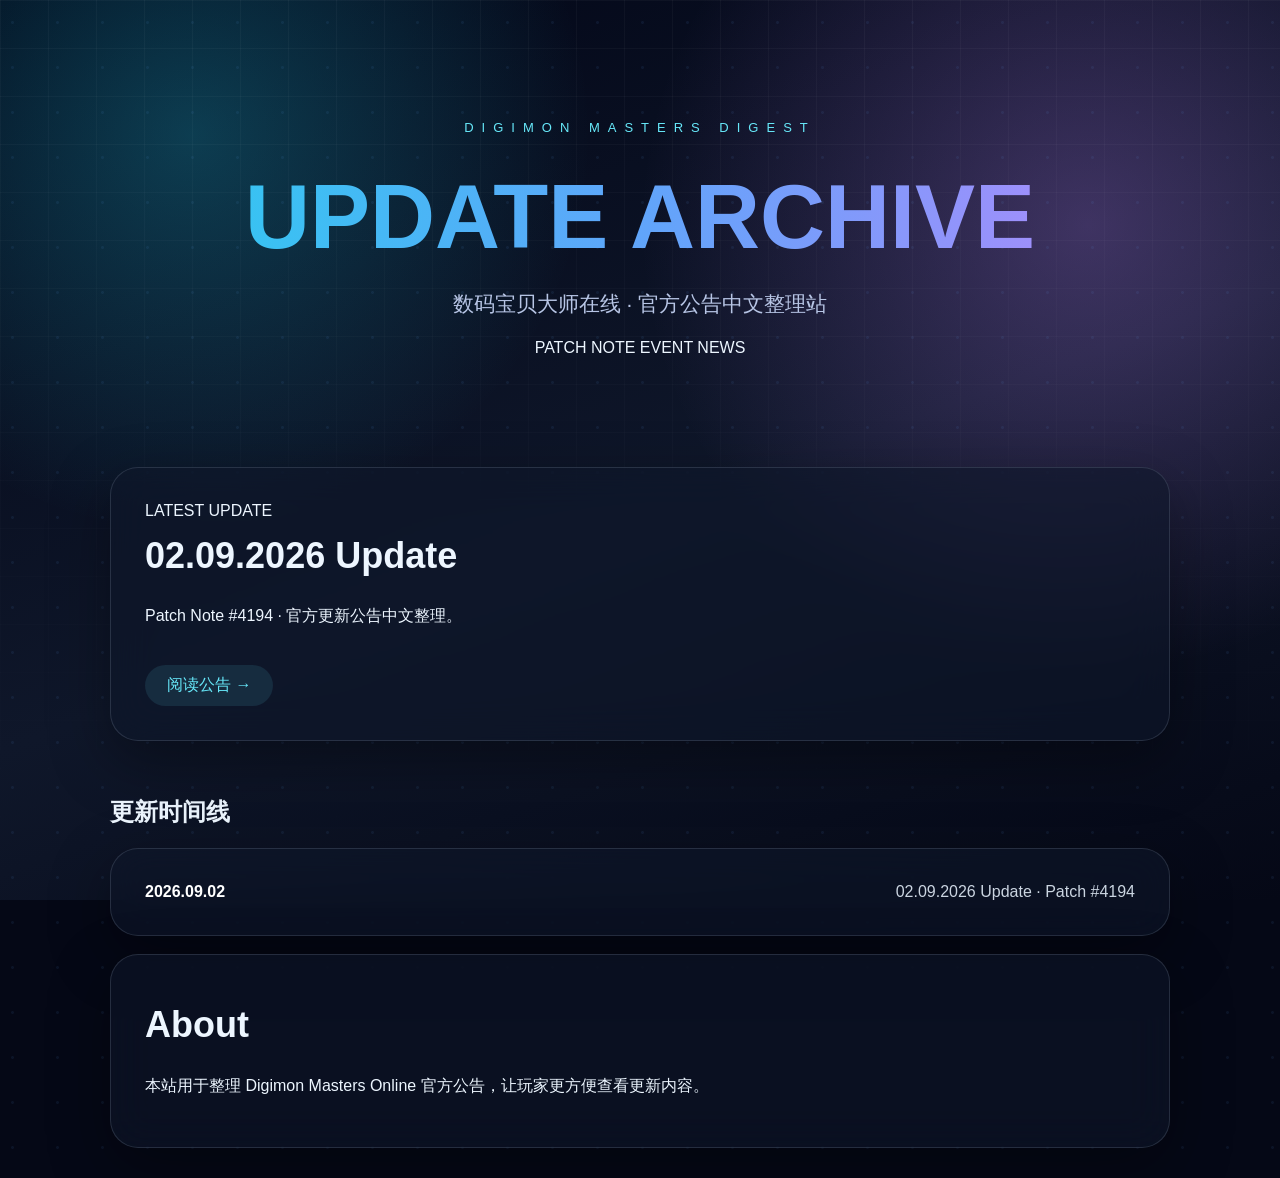
<file: index.html>
<!DOCTYPE html>
<html lang="zh-CN">
<head>
<meta charset="UTF-8">
<meta name="viewport" content="width=device-width, initial-scale=1.0">
<title>Digimon Masters Digest</title>
<link rel="stylesheet" href="css/style.css">
</head>
<body>
<div class="bg"></div>
<header class="hero">
<div class="nav">DIGIMON MASTERS DIGEST</div>
<h1>UPDATE ARCHIVE</h1>
<p>数码宝贝大师在线 · 官方公告中文整理站</p>
<div class="tags">
<span>PATCH NOTE</span>
<span>EVENT</span>
<span>NEWS</span>
</div>
</header>

<main>
<section class="card featured">
<div class="badge">LATEST UPDATE</div>
<h2>02.09.2026 Update</h2>
<p>Patch Note #4194 · 官方更新公告中文整理。</p>
<a href="news/4194.html">阅读公告 →</a>
</section>

<section class="timeline">
<h2>更新时间线</h2>
<div class="item"><b>2026.09.02</b><span>02.09.2026 Update · Patch #4194</span></div>
</section>

<section class="card about">
<h2>About</h2>
<p>本站用于整理 Digimon Masters Online 官方公告，让玩家更方便查看更新内容。</p>
</section>
</main>
<script src="js/main.js"></script>
</body>
</html>
</file>
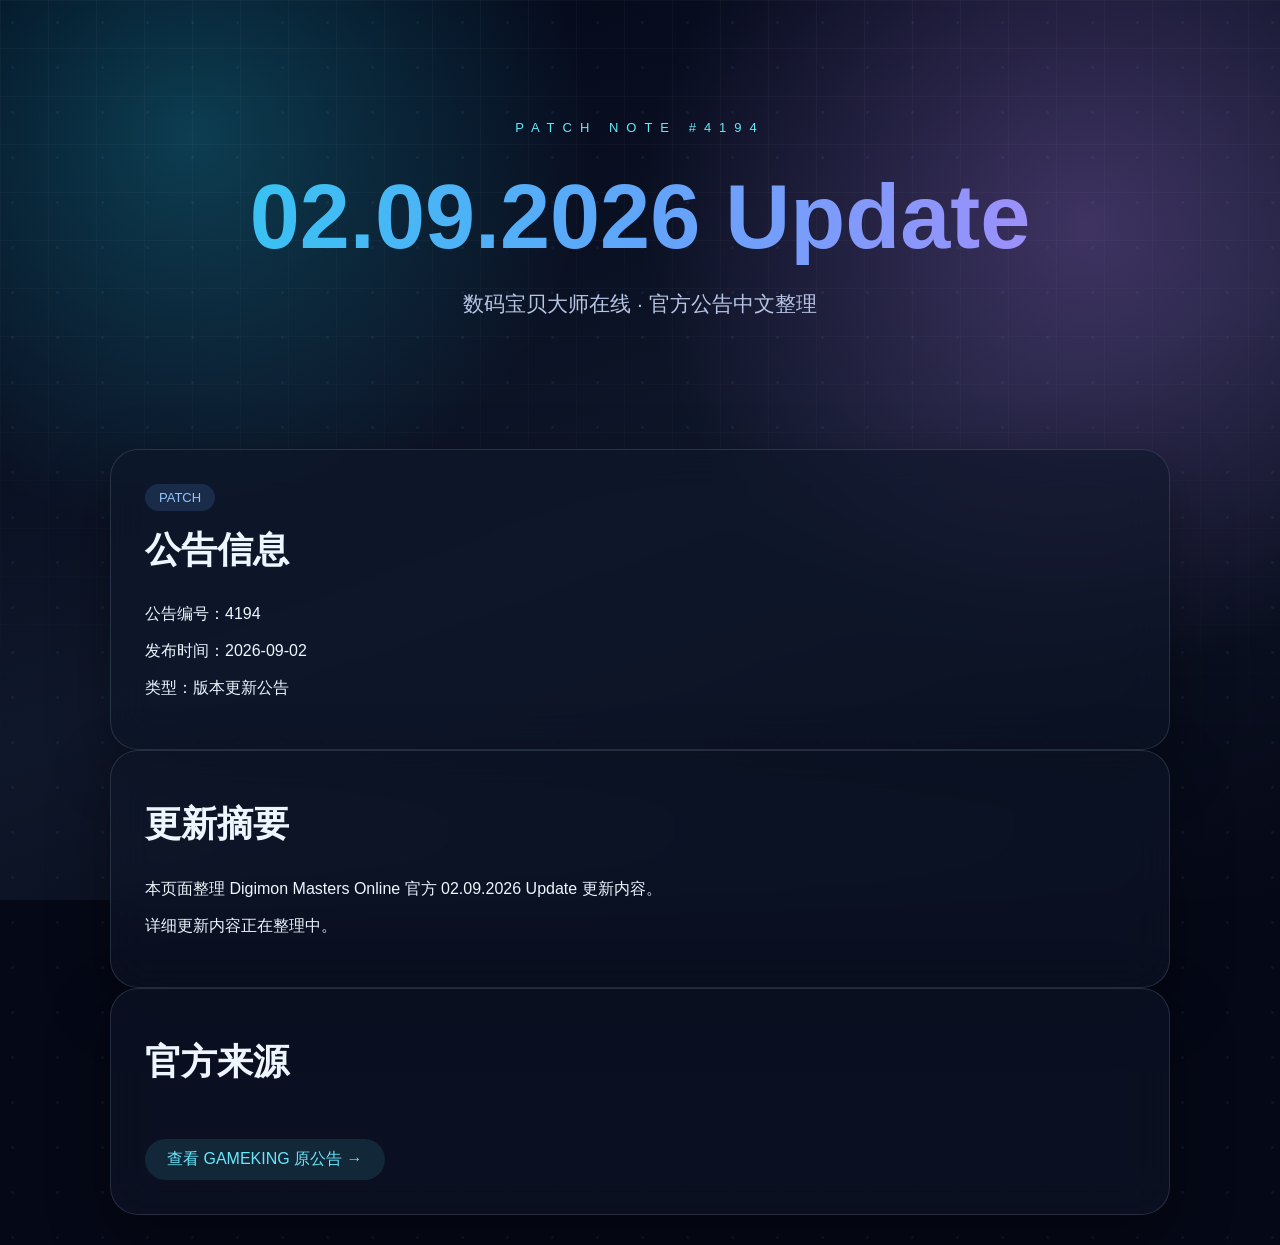
<file: news/4194.html>
<!DOCTYPE html>
<html lang="zh-CN">
<head>
<meta charset="UTF-8">
<meta name="viewport" content="width=device-width, initial-scale=1.0">
<title>02.09.2026 Update | Digimon Masters Digest</title>
<link rel="stylesheet" href="../css/style.css">
</head>
<body>
<div class="bg"></div>
<header class="hero">
<div class="nav">PATCH NOTE #4194</div>
<h1>02.09.2026 Update</h1>
<p>数码宝贝大师在线 · 官方公告中文整理</p>
</header>
<main>
<section class="card">
<span class="tag">PATCH</span>
<h2>公告信息</h2>
<p>公告编号：4194</p>
<p>发布时间：2026-09-02</p>
<p>类型：版本更新公告</p>
</section>
<section class="card">
<h2>更新摘要</h2>
<p>本页面整理 Digimon Masters Online 官方 02.09.2026 Update 更新内容。</p>
<p>详细更新内容正在整理中。</p>
</section>
<section class="card">
<h2>官方来源</h2>
<a href="https://dmo.gameking.com/News/PatchNoteView.aspx?idx=4194" target="_blank">查看 GAMEKING 原公告 →</a>
</section>
</main>
</body>
</html>
</file>
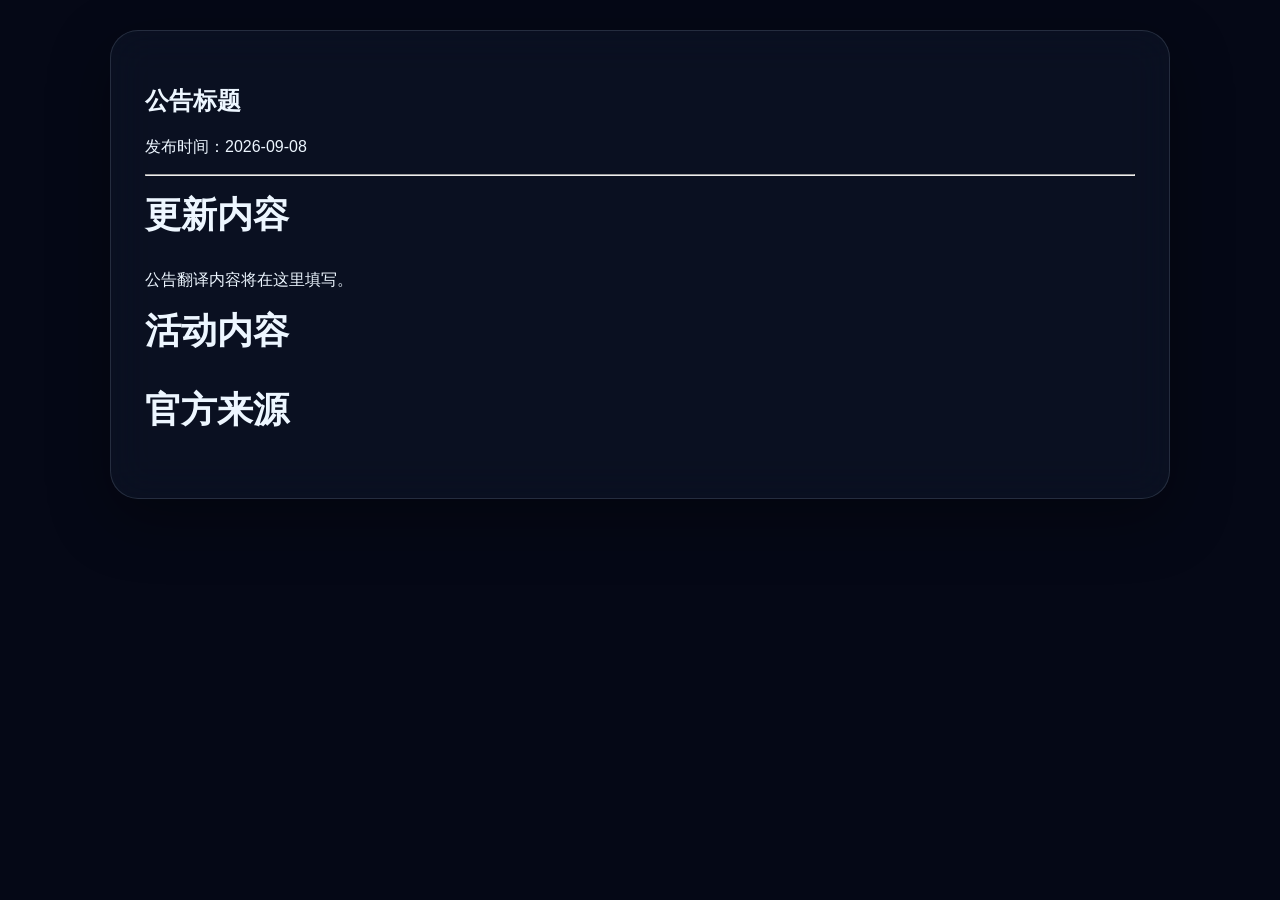
<file: news/template.html>
<!DOCTYPE html>
<html lang="zh-CN"><head><meta charset="UTF-8"><title>DMO公告</title><link rel="stylesheet" href="../css/style.css"></head><body><main><article class="card"><h1>公告标题</h1><p>发布时间：2026-09-08</p><hr><h2>更新内容</h2><p>公告翻译内容将在这里填写。</p><h2>活动内容</h2><p></p><h2>官方来源</h2></article></main></body></html>
</file>
<file: css/style.css>
*{box-sizing:border-box}html{scroll-behavior:smooth}body{margin:0;background:#050816;color:#edf6ff;font-family:Inter,'Microsoft YaHei',sans-serif;min-height:100vh;overflow-x:hidden}.bg{position:fixed;inset:0;background:radial-gradient(circle at 15% 15%,rgba(34,211,238,.25),transparent 30%),radial-gradient(circle at 85% 25%,rgba(192,132,252,.28),transparent 35%),linear-gradient(160deg,#020617,#0f172a 55%,#050816);z-index:-2}.bg:before{content:"";position:absolute;inset:-50%;background:radial-gradient(circle,rgba(96,165,250,.08) 1px,transparent 2px);background-size:45px 45px;animation:moveBg 20s linear infinite}.bg:after{content:"";position:absolute;inset:0;background-image:linear-gradient(rgba(255,255,255,.035) 1px,transparent 1px),linear-gradient(90deg,rgba(255,255,255,.035) 1px,transparent 1px);background-size:48px 48px;mask-image:linear-gradient(to bottom,black,transparent)}@keyframes moveBg{from{transform:translate(0,0)}to{transform:translate(45px,45px)}}.hero{text-align:center;padding:120px 20px 80px}.nav{font-size:13px;letter-spacing:8px;color:#67e8f9;margin-bottom:35px;text-transform:uppercase}.hero h1{font-size:clamp(42px,8vw,90px);line-height:1.05;margin:0;background:linear-gradient(90deg,#22d3ee,#60a5fa,#c084fc);-webkit-background-clip:text;color:transparent;animation:titleGlow 4s ease-in-out infinite}@keyframes titleGlow{50%{filter:drop-shadow(0 0 22px rgba(96,165,250,.5))}}.hero p{color:#b7c5e5;font-size:21px;margin-top:25px}main{max-width:1100px;margin:auto;padding:30px 20px}.card,.item{background:rgba(15,23,42,.58);border:1px solid rgba(148,163,184,.2);border-radius:28px;padding:34px;backdrop-filter:blur(20px);box-shadow:0 20px 60px rgba(0,0,0,.35);transition:.35s}.card:hover,.item:hover{transform:translateY(-8px);border-color:rgba(103,232,249,.55);box-shadow:0 30px 90px rgba(34,211,238,.18)}.featured span{color:#67e8f9;font-weight:700;letter-spacing:3px}.card h2{font-size:36px;margin-top:15px}.card a{display:inline-flex;margin-top:22px;padding:10px 22px;border-radius:999px;background:rgba(103,232,249,.1);color:#67e8f9;text-decoration:none}.timeline{margin-top:55px}.item{margin:18px 0;display:flex;justify-content:space-between;align-items:center}.item b{color:#fff}.item span{color:#cbd5e1}.tag{display:inline-block;padding:6px 14px;border-radius:999px;background:rgba(96,165,250,.15);color:#93c5fd;font-size:13px}@media(max-width:600px){.hero{padding:70px 15px}.hero p{font-size:17px}.card{padding:24px}.card h2{font-size:26px}.item{flex-direction:column;align-items:flex-start;gap:12px}}
</file>
